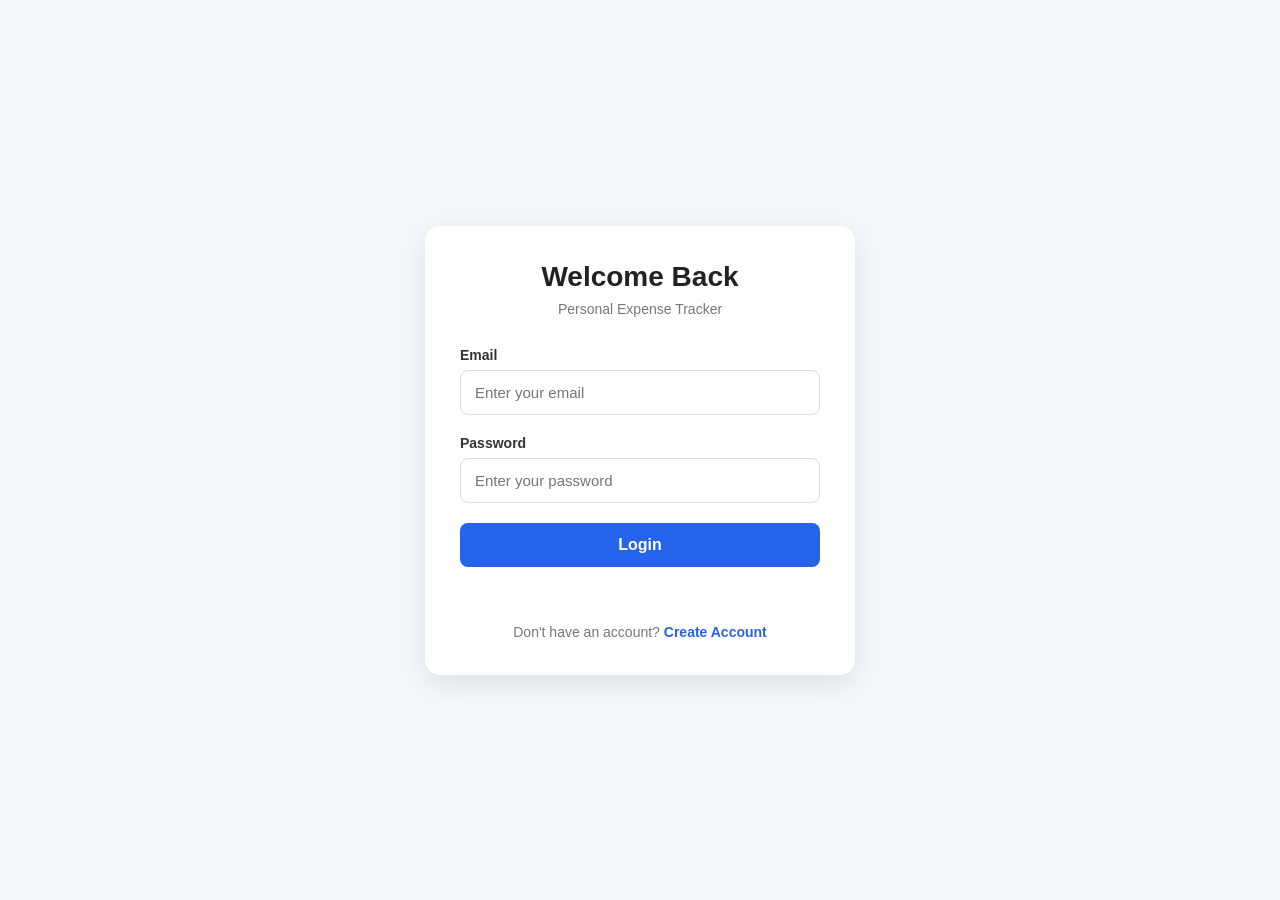
<file: login.html>
<!DOCTYPE html>
<html lang="en">
<head>
    <meta charset="UTF-8">
    <meta name="viewport" content="width=device-width, initial-scale=1.0">

    <title>Login - Personal Expense Tracker</title>

    <link rel="stylesheet" href="login.css">
</head>

<body>

    <div class="login-container">

        <div class="login-card">

            <div class="login-header">
                <h1>Welcome Back</h1>
                <p>Personal Expense Tracker</p>
            </div>

            <form id="loginForm">

                <div class="form-group">
                    <label for="loginEmail">Email</label>

                    <input
                        type="email"
                        id="loginEmail"
                        placeholder="Enter your email"
                        required
                    >
                </div>

                <div class="form-group">
                    <label for="loginPassword">Password</label>

                    <input
                        type="password"
                        id="loginPassword"
                        placeholder="Enter your password"
                        required
                    >
                </div>

                <button type="submit" class="login-btn">
                    Login
                </button>

            </form>

            <p id="loginMessage"></p>

            <div class="register-link">
                <p>
                    Don't have an account?
                    <a href="register.html">Create Account</a>
                </p>
            </div>

        </div>

    </div>

    <script src="login.js"></script>

</body>
</html>
</file>
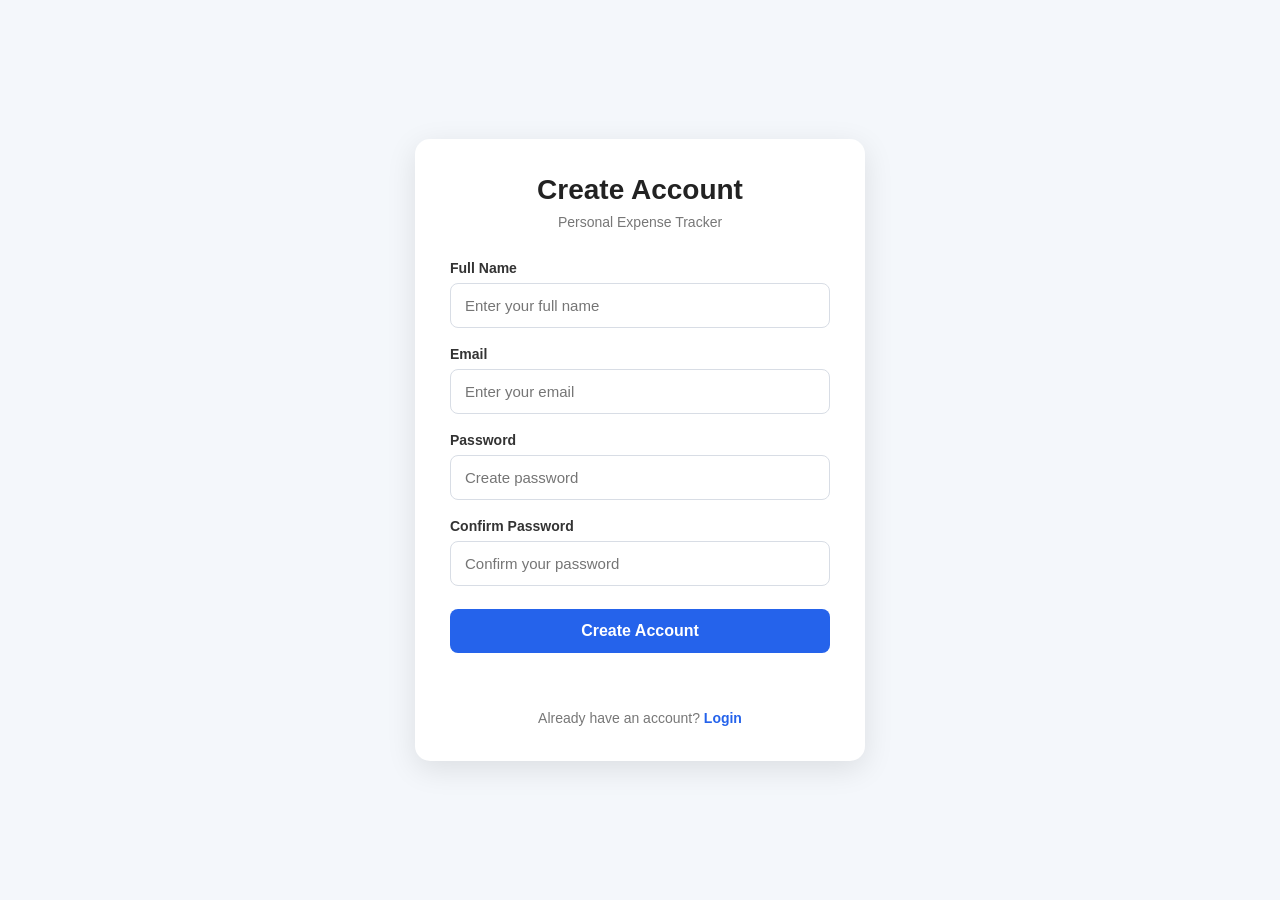
<file: register.html>
<!DOCTYPE html>
<html lang="en">
<head>
    <meta charset="UTF-8">
    <meta name="viewport" content="width=device-width, initial-scale=1.0">

    <title>Register - Personal Expense Tracker</title>

    <link rel="stylesheet" href="register.css">
</head>

<body>

    <div class="register-container">

        <div class="register-card">

            <div class="register-header">
                <h1>Create Account</h1>
                <p>Personal Expense Tracker</p>
            </div>

            <form id="registerForm">

                <div class="form-group">
                    <label for="fullName">Full Name</label>
                    <input
                        type="text"
                        id="fullName"
                        placeholder="Enter your full name"
                        required
                    >
                </div>

                <div class="form-group">
                    <label for="email">Email</label>
                    <input
                        type="email"
                        id="email"
                        placeholder="Enter your email"
                        required
                    >
                </div>

                <div class="form-group">
                    <label for="password">Password</label>
                    <input
                        type="password"
                        id="password"
                        placeholder="Create password"
                        required
                    >
                </div>

                <div class="form-group">
                    <label for="confirmPassword">Confirm Password</label>
                    <input
                        type="password"
                        id="confirmPassword"
                        placeholder="Confirm your password"
                        required
                    >
                </div>

                <button type="submit" class="register-btn">
                    Create Account
                </button>

            </form>

            <p id="registerMessage"></p>

            <div class="login-link">
                <p>
                    Already have an account?
                    <a href="login.html">Login</a>
                </p>
            </div>

        </div>

    </div>

    <script src="register.js"></script>

</body>
</html>
</file>
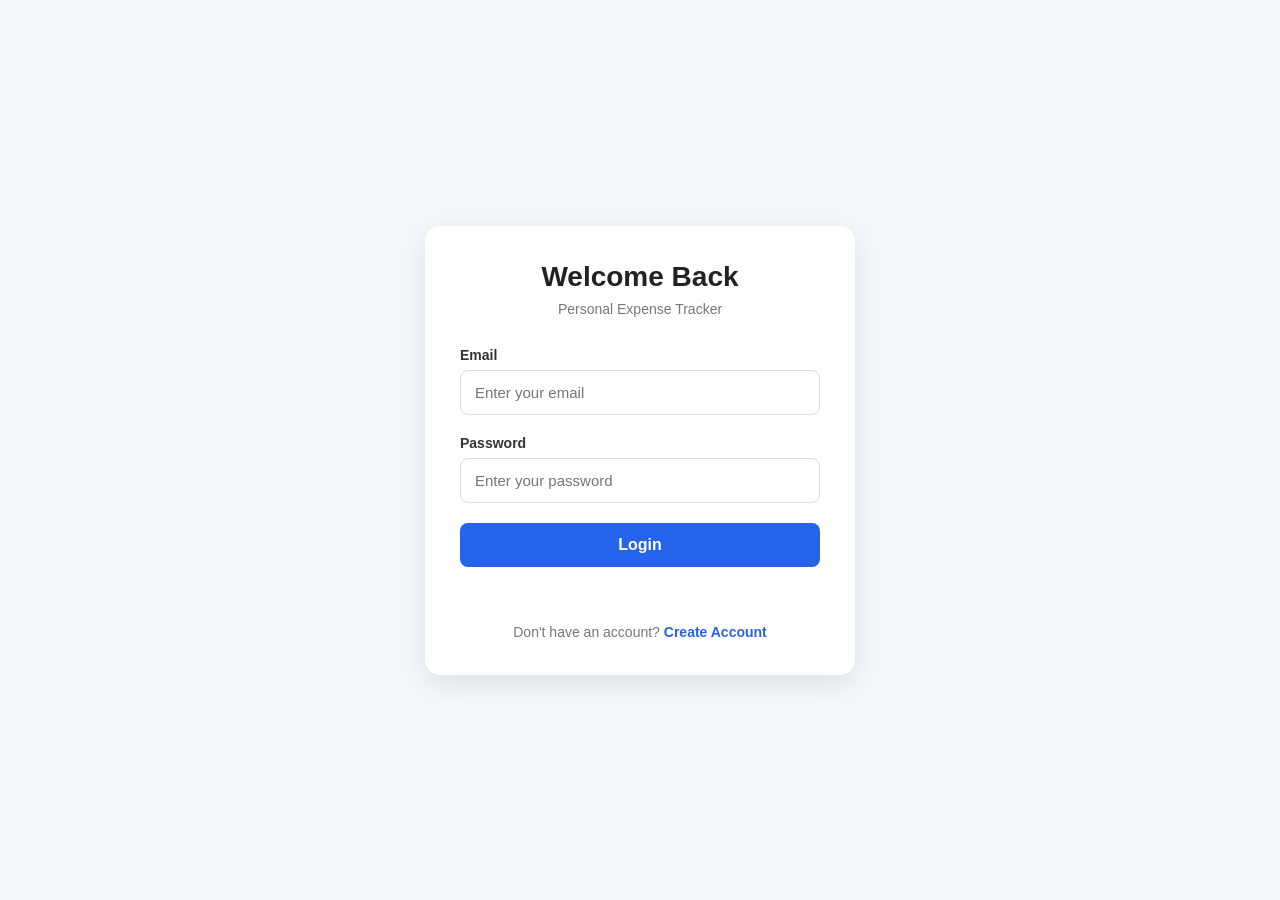
<file: report.html>
<!DOCTYPE html>
<html lang="en">

<head>

    <meta charset="UTF-8">

    <meta
        name="viewport"
        content="width=device-width, initial-scale=1.0"
    >

    <title>Expense Report</title>

    <link rel="stylesheet" href="report.css">
    <link rel="stylesheet" href="navbar.css">

</head>

<body>


    <!-- Navbar -->

    <nav class="navbar">

        <div class="nav-brand">
            💰 Expense Tracker
        </div>

        <div class="nav-links">

            <a href="dashboard.html">
                🏠 Dashboard
            </a>

            <a href="income.html">
                💰 Income
            </a>

            <a href="index.html">
                💸 Expense
            </a>

            <a href="analytics.html">
                📊 Analytics
            </a>

            <a href="report.html">
                📄 Report
            </a>

            <a href="login.html" id="logoutBtn">
                🚪 Logout
            </a>

        </div>

    </nav>


    <!-- Report Header -->

    <header class="report-header">

        <h1>
            Expense Reports
        </h1>

        <p>
            View and filter your financial records
        </p>

    </header>


    <main class="report-container">


        <!-- Report Controls -->

        <section class="report-controls">


            <div class="form-group">

                <label for="fromDate">
                    From Date
                </label>

                <input
                    type="date"
                    id="fromDate"
                >

            </div>


            <div class="form-group">

                <label for="toDate">
                    To Date
                </label>

                <input
                    type="date"
                    id="toDate"
                >

            </div>


            <button id="filterButton">
                🔍 Filter
            </button>


            <button id="resetButton">
                🔄 Reset
            </button>


            <button onclick="window.print()">
                🖨️ Print
            </button>

        </section>


        <!-- Summary -->

        <section class="report-summary">


            <div class="report-card">

                <h3>
                    Total Income
                </h3>

                <p id="reportIncome">
                    ₹0
                </p>

            </div>


            <div class="report-card">

                <h3>
                    Total Expense
                </h3>

                <p id="reportExpense">
                    ₹0
                </p>

            </div>


            <div class="report-card">

                <h3>
                    Savings
                </h3>

                <p id="reportSavings">
                    ₹0
                </p>

            </div>

        </section>


        <!-- Income Report -->

        <section class="report-section">

            <h2>
                Income Report
            </h2>

            <p>
                Total Records:
                <span id="incomeCount">0</span>
            </p>


            <div class="table-container">

                <table>

                    <thead>

                        <tr>

                            <th>
                                Source
                            </th>

                            <th>
                                Amount
                            </th>

                            <th>
                                Date
                            </th>

                        </tr>

                    </thead>


                    <tbody id="incomeReportList">

                    </tbody>

                </table>

            </div>

        </section>


        <!-- Expense Report -->

        <section class="report-section">

            <h2>
                Expense Report
            </h2>

            <p>
                Total Records:
                <span id="expenseCount">0</span>
            </p>


            <div class="table-container">

                <table>

                    <thead>

                        <tr>

                            <th>
                                Name
                            </th>

                            <th>
                                Category
                            </th>

                            <th>
                                Amount
                            </th>

                            <th>
                                Date
                            </th>

                        </tr>

                    </thead>


                    <tbody id="expenseReportList">

                    </tbody>

                </table>

            </div>

        </section>


        <!-- Category Summary -->

        <section class="report-section">

            <h2>
                Category Summary
            </h2>


            <div id="categorySummary">

            </div>

        </section>

    </main>


    <script src="auth.js"></script>
    <script src="navbar.js"></script>
    <script src="report.js"></script>

</body>

</html>
</file>
<file: login.css>
/* ==============================
   Login Page
============================== */

* {
    margin: 0;
    padding: 0;
    box-sizing: border-box;
}

body {
    font-family: Arial, sans-serif;
    background: #f4f7fb;
    min-height: 100vh;
    display: flex;
    align-items: center;
    justify-content: center;
    padding: 20px;
}

/* ==============================
   Container
============================== */

.login-container {
    width: 100%;
    max-width: 430px;
}

/* ==============================
   Login Card
============================== */

.login-card {
    background: #ffffff;
    padding: 35px;
    border-radius: 15px;
    box-shadow: 0 8px 30px rgba(0, 0, 0, 0.10);
}

/* ==============================
   Header
============================== */

.login-header {
    text-align: center;
    margin-bottom: 30px;
}

.login-header h1 {
    color: #222;
    font-size: 28px;
    margin-bottom: 8px;
}

.login-header p {
    color: #777;
    font-size: 14px;
}

/* ==============================
   Form
============================== */

.form-group {
    margin-bottom: 20px;
}

.form-group label {
    display: block;
    margin-bottom: 7px;
    color: #333;
    font-size: 14px;
    font-weight: 600;
}

.form-group input {
    width: 100%;
    padding: 13px 14px;
    border: 1px solid #d8dde5;
    border-radius: 8px;
    outline: none;
    font-size: 15px;
    transition: 0.3s;
}

.form-group input:focus {
    border-color: #2563eb;
    box-shadow: 0 0 0 3px rgba(37, 99, 235, 0.10);
}

/* ==============================
   Login Button
============================== */

.login-btn {
    width: 100%;
    padding: 13px;
    border: none;
    border-radius: 8px;
    background: #2563eb;
    color: #ffffff;
    font-size: 16px;
    font-weight: 600;
    cursor: pointer;
    transition: 0.3s;
}

.login-btn:hover {
    background: #1d4ed8;
}

.login-btn:active {
    transform: scale(0.98);
}

/* ==============================
   Login Message
============================== */

#loginMessage {
    text-align: center;
    margin-top: 15px;
    min-height: 20px;
    font-size: 14px;
}

/* ==============================
   Register Link
============================== */

.register-link {
    text-align: center;
    margin-top: 22px;
}

.register-link p {
    color: #777;
    font-size: 14px;
}

.register-link a {
    color: #2563eb;
    text-decoration: none;
    font-weight: 600;
}

.register-link a:hover {
    text-decoration: underline;
}

/* ==============================
   Mobile Responsive
============================== */

@media (max-width: 480px) {

    body {
        padding: 15px;
    }

    .login-card {
        padding: 25px 20px;
    }

    .login-header h1 {
        font-size: 24px;
    }

    .form-group input {
        padding: 12px;
    }

    .login-btn {
        padding: 12px;
    }
}
</file>
<file: register.css>
/* ==============================
   Register Page
============================== */

* {
    margin: 0;
    padding: 0;
    box-sizing: border-box;
}

body {
    font-family: Arial, sans-serif;
    background: #f4f7fb;
    min-height: 100vh;
    display: flex;
    align-items: center;
    justify-content: center;
    padding: 20px;
}

/* ==============================
   Container
============================== */

.register-container {
    width: 100%;
    max-width: 450px;
}

/* ==============================
   Register Card
============================== */

.register-card {
    background: #ffffff;
    padding: 35px;
    border-radius: 15px;
    box-shadow: 0 8px 30px rgba(0, 0, 0, 0.10);
}

/* ==============================
   Header
============================== */

.register-header {
    text-align: center;
    margin-bottom: 30px;
}

.register-header h1 {
    color: #222;
    font-size: 28px;
    margin-bottom: 8px;
}

.register-header p {
    color: #777;
    font-size: 14px;
}

/* ==============================
   Form
============================== */

.form-group {
    margin-bottom: 18px;
}

.form-group label {
    display: block;
    margin-bottom: 7px;
    color: #333;
    font-size: 14px;
    font-weight: 600;
}

.form-group input {
    width: 100%;
    padding: 13px 14px;
    border: 1px solid #d8dde5;
    border-radius: 8px;
    outline: none;
    font-size: 15px;
    transition: 0.3s;
}

.form-group input:focus {
    border-color: #2563eb;
    box-shadow: 0 0 0 3px rgba(37, 99, 235, 0.10);
}

/* ==============================
   Register Button
============================== */

.register-btn {
    width: 100%;
    padding: 13px;
    border: none;
    border-radius: 8px;
    background: #2563eb;
    color: white;
    font-size: 16px;
    font-weight: 600;
    cursor: pointer;
    transition: 0.3s;
    margin-top: 5px;
}

.register-btn:hover {
    background: #1d4ed8;
}

.register-btn:active {
    transform: scale(0.98);
}

/* ==============================
   Message
============================== */

#registerMessage {
    text-align: center;
    margin-top: 15px;
    font-size: 14px;
    min-height: 20px;
}

/* ==============================
   Login Link
============================== */

.login-link {
    text-align: center;
    margin-top: 22px;
}

.login-link p {
    color: #777;
    font-size: 14px;
}

.login-link a {
    color: #2563eb;
    text-decoration: none;
    font-weight: 600;
}

.login-link a:hover {
    text-decoration: underline;
}

/* ==============================
   Mobile Responsive
============================== */

@media (max-width: 480px) {

    body {
        padding: 15px;
    }

    .register-card {
        padding: 25px 20px;
    }

    .register-header h1 {
        font-size: 24px;
    }

    .form-group input {
        padding: 12px;
    }

    .register-btn {
        padding: 12px;
    }
}
</file>
<file: report.css>
/* ========================================
   Report Page
======================================== */

* {
    box-sizing: border-box;
}

body {
    margin: 0;
    font-family: Arial, sans-serif;
    background: #f5f7fb;
    color: #1e293b;
}


/* ========================================
   Header
======================================== */

.report-header {
    max-width: 1200px;
    margin: 30px auto 20px;
    padding: 0 20px;
}

.report-header h1 {
    margin: 0 0 8px;
    font-size: 32px;
}

.report-header p {
    margin: 0;
    color: #64748b;
    font-size: 16px;
}


/* ========================================
   Main Container
======================================== */

.report-container {
    max-width: 1200px;
    margin: 0 auto;
    padding: 0 20px 50px;
}


/* ========================================
   Report Controls
======================================== */

.report-controls {
    background: #ffffff;

    padding: 20px;

    border-radius: 12px;

    box-shadow: 0 4px 15px rgba(0, 0, 0, 0.08);

    display: flex;

    align-items: flex-end;

    gap: 15px;

    flex-wrap: wrap;

    margin-bottom: 25px;
}


.report-controls .form-group {
    display: flex;

    flex-direction: column;

    gap: 7px;
}


.report-controls label {
    font-size: 14px;

    font-weight: 600;

    color: #475569;
}


.report-controls input {
    width: 170px;

    padding: 10px 12px;

    border: 1px solid #cbd5e1;

    border-radius: 7px;

    font-size: 14px;
}


.report-controls input:focus {
    outline: none;

    border-color: #2563eb;
}


.report-controls button {
    border: none;

    padding: 10px 18px;

    border-radius: 7px;

    cursor: pointer;

    font-size: 14px;

    font-weight: 600;

    background: #1e293b;

    color: #ffffff;
}


.report-controls button:hover {
    opacity: 0.9;
}


/* ========================================
   Summary Cards
======================================== */

.report-summary {
    display: grid;

    grid-template-columns: repeat(3, 1fr);

    gap: 20px;

    margin-bottom: 30px;
}


.report-card {
    background: #ffffff;

    padding: 25px;

    min-height: 125px;

    border-radius: 12px;

    box-shadow: 0 4px 15px rgba(0, 0, 0, 0.08);

    border-left: 5px solid #334155;
}


.report-card:nth-child(1) {
    border-left-color: #16a34a;
}


.report-card:nth-child(2) {
    border-left-color: #dc2626;
}


.report-card:nth-child(3) {
    border-left-color: #2563eb;
}


.report-card h3 {
    margin: 0 0 12px;

    font-size: 15px;

    color: #64748b;
}


.report-card p {
    margin: 0;

    font-size: 28px;

    font-weight: 700;

    color: #1e293b;
}


/* ========================================
   Report Sections
======================================== */

.report-section {
    background: #ffffff;

    border-radius: 12px;

    padding: 25px;

    margin-bottom: 25px;

    box-shadow: 0 4px 15px rgba(0, 0, 0, 0.08);
}


.report-section h2 {
    margin: 0 0 8px;

    font-size: 22px;

    color: #1e293b;
}


.report-section > p {
    margin: 0 0 18px;

    color: #64748b;

    font-size: 14px;
}


.report-section > p span {
    font-weight: 700;

    color: #1e293b;
}


/* ========================================
   Tables
======================================== */

.table-container {
    width: 100%;

    overflow-x: auto;
}


.table-container table {
    width: 100%;

    border-collapse: collapse;

    min-width: 600px;
}


.table-container th {
    background: #1e293b;

    color: #ffffff;

    padding: 14px;

    text-align: left;

    font-size: 14px;
}


.table-container td {
    padding: 14px;

    border-bottom: 1px solid #e2e8f0;

    font-size: 14px;

    color: #334155;
}


.table-container tbody tr:hover {
    background: #f8fafc;
}


/* ========================================
   Category Summary
======================================== */

#categorySummary {
    display: grid;

    grid-template-columns: repeat(4, 1fr);

    gap: 15px;
}


#categorySummary > div {
    background: #f8fafc;

    border: 1px solid #e2e8f0;

    border-radius: 10px;

    padding: 18px;
}


#categorySummary strong {
    display: block;

    margin-bottom: 8px;

    font-size: 15px;

    color: #475569;
}


#categorySummary span {
    font-size: 20px;

    font-weight: 700;

    color: #dc2626;
}


/* ========================================
   Tablet
======================================== */

@media (max-width: 900px) {

    .report-summary {
        grid-template-columns: 1fr 1fr;
    }


    #categorySummary {
        grid-template-columns: 1fr 1fr;
    }

}


/* ========================================
   Mobile
======================================== */

@media (max-width: 600px) {

    .report-header {
        margin-top: 20px;

        padding: 0 15px;
    }


    .report-header h1 {
        font-size: 26px;
    }


    .report-container {
        padding: 0 15px 30px;
    }


    .report-controls {
        align-items: stretch;

        flex-direction: column;
    }


    .report-controls input {
        width: 100%;
    }


    .report-controls button {
        width: 100%;
    }


    .report-summary {
        grid-template-columns: 1fr;

        gap: 15px;
    }


    .report-card {
        min-height: 110px;
    }


    .report-section {
        padding: 18px;
    }


    #categorySummary {
        grid-template-columns: 1fr;
    }

}


/* ========================================
   Print
======================================== */

@media print {

    .navbar {
        display: none !important;
    }


    .report-controls {
        display: none !important;
    }


    body {
        background: #ffffff;
    }


    .report-header,
    .report-container {
        max-width: 100%;
    }


    .report-section,
    .report-card {
        box-shadow: none;

        border: 1px solid #ddd;
    }

}
</file>
<file: navbar.css>
/* ==============================
   Common Navigation Bar
============================== */

* {
    box-sizing: border-box;
}

.navbar {
    width: 100%;
    background: #1e293b;
    color: #ffffff;
    padding: 15px 25px;
    display: flex;
    align-items: center;
    justify-content: space-between;
    gap: 20px;
    box-shadow: 0 3px 12px rgba(0, 0, 0, 0.12);
}

/* Brand */

.nav-brand {
    font-size: 20px;
    font-weight: 700;
    white-space: nowrap;
}

/* Navigation Links */

.nav-links {
    display: flex;
    align-items: center;
    gap: 8px;
    flex-wrap: wrap;
}

.nav-links a {
    color: #ffffff;
    text-decoration: none;
    padding: 9px 12px;
    border-radius: 7px;
    font-size: 14px;
    font-weight: 600;
    transition: 0.3s;
}

.nav-links a:hover {
    background: #334155;
}

/* Logout */

.nav-links a:last-child {
    background: #dc2626;
}

.nav-links a:last-child:hover {
    background: #b91c1c;
}

/* ==============================
   Mobile Responsive
============================== */

@media (max-width: 768px) {

    .navbar {
        flex-direction: column;
        align-items: stretch;
        padding: 15px;
    }

    .nav-brand {
        text-align: center;
    }

    .nav-links {
        justify-content: center;
    }

    .nav-links a {
        font-size: 13px;
        padding: 8px 10px;
    }
}

@media (max-width: 480px) {

    .nav-links {
        display: grid;
        grid-template-columns: repeat(2, 1fr);
        width: 100%;
    }

    .nav-links a {
        text-align: center;
    }
}
</file>
